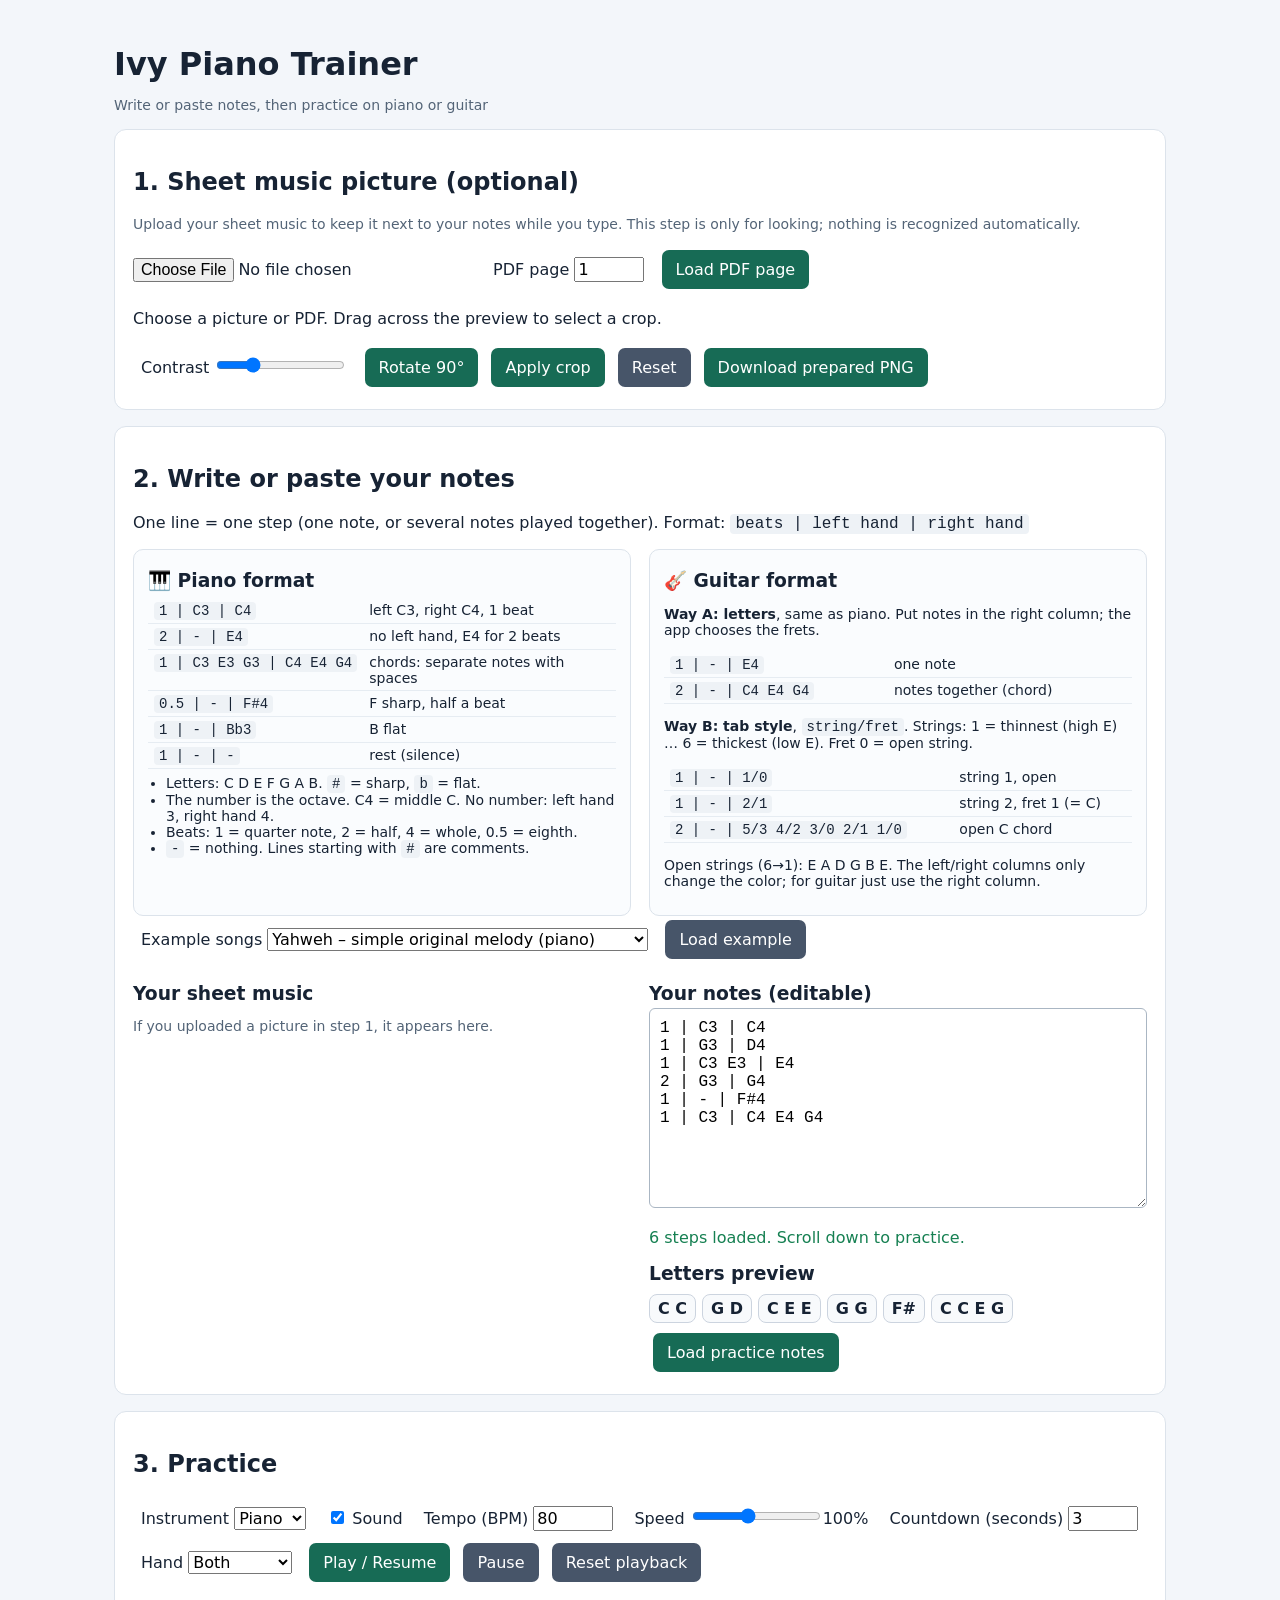
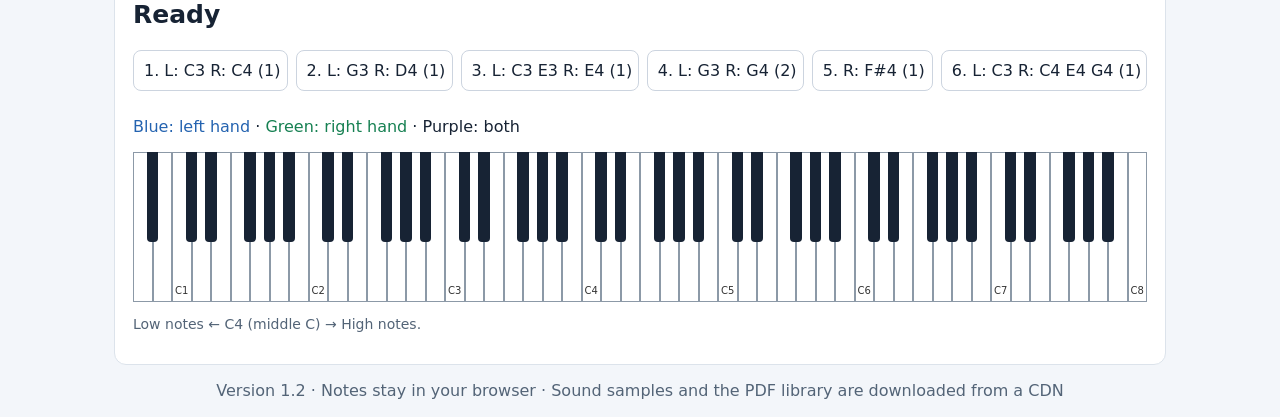
<file: index.html>
<!doctype html>
<html lang="en">
<head>
  <meta charset="utf-8">
  <meta name="viewport" content="width=device-width, initial-scale=1">
  <title>Ivy Piano Trainer</title>
  <link rel="stylesheet" href="./style.css">
</head>
<body>
<main>
<h1>Ivy Piano Trainer</h1>
<p class="muted">Write or paste notes, then practice on piano or guitar</p>

<section>
  <h2>1. Sheet music picture (optional)</h2>
  <p class="muted">Upload your sheet music to keep it next to your notes while you type. This step is only for looking; nothing is recognized automatically.</p>
  <input id="file" type="file" accept="image/*,.pdf">
  <label>PDF page <input id="page" type="number" min="1" value="1" style="width:70px"></label>
  <button id="loadPage">Load PDF page</button>
  <p id="imageStatus" role="status">Choose a picture or PDF. Drag across the preview to select a crop.</p>
  <label>Contrast <input id="contrast" type="range" min="50" max="250" value="100"></label>
  <button id="rotate">Rotate 90°</button>
  <button id="crop">Apply crop</button>
  <button id="reset" class="secondary">Reset</button>
  <button id="saveImage">Download prepared PNG</button>
  <canvas id="preview" hidden></canvas>
</section>

<section>
  <h2>2. Write or paste your notes</h2>
  <p>One line = one step (one note, or several notes played together). Format: <code>beats | left hand | right hand</code></p>

  <div class="two-col">
    <div class="card">
      <h3>🎹 Piano format</h3>
      <table>
        <tr><td><code>1 | C3 | C4</code></td><td>left C3, right C4, 1 beat</td></tr>
        <tr><td><code>2 | - | E4</code></td><td>no left hand, E4 for 2 beats</td></tr>
        <tr><td><code>1 | C3 E3 G3 | C4 E4 G4</code></td><td>chords: separate notes with spaces</td></tr>
        <tr><td><code>0.5 | - | F#4</code></td><td>F sharp, half a beat</td></tr>
        <tr><td><code>1 | - | Bb3</code></td><td>B flat</td></tr>
        <tr><td><code>1 | - | -</code></td><td>rest (silence)</td></tr>
      </table>
      <ul class="small">
        <li>Letters: C D E F G A B. <code>#</code> = sharp, <code>b</code> = flat.</li>
        <li>The number is the octave. C4 = middle C. No number: left hand 3, right hand 4.</li>
        <li>Beats: 1 = quarter note, 2 = half, 4 = whole, 0.5 = eighth.</li>
        <li><code>-</code> = nothing. Lines starting with <code>#</code> are comments.</li>
      </ul>
    </div>
    <div class="card">
      <h3>🎸 Guitar format</h3>
      <p class="small"><b>Way A: letters</b>, same as piano. Put notes in the right column; the app chooses the frets.</p>
      <table>
        <tr><td><code>1 | - | E4</code></td><td>one note</td></tr>
        <tr><td><code>2 | - | C4 E4 G4</code></td><td>notes together (chord)</td></tr>
      </table>
      <p class="small"><b>Way B: tab style</b>, <code>string/fret</code>. Strings: 1 = thinnest (high E) … 6 = thickest (low E). Fret 0 = open string.</p>
      <table>
        <tr><td><code>1 | - | 1/0</code></td><td>string 1, open</td></tr>
        <tr><td><code>1 | - | 2/1</code></td><td>string 2, fret 1 (= C)</td></tr>
        <tr><td><code>2 | - | 5/3 4/2 3/0 2/1 1/0</code></td><td>open C chord</td></tr>
      </table>
      <p class="small">Open strings (6→1): E A D G B E. The left/right columns only change the color; for guitar just use the right column.</p>
    </div>
  </div>

  <label>Example songs
    <select id="examples"></select>
  </label>
  <button id="loadExample" class="secondary">Load example</button>

  <div class="two-col">
    <div>
      <h3>Your sheet music</h3>
      <img id="refImage" alt="Your sheet music" hidden>
      <p id="refEmpty" class="muted">If you uploaded a picture in step 1, it appears here.</p>
    </div>
    <div>
      <h3>Your notes (editable)</h3>
      <textarea id="notes" spellcheck="false">1 | C3 | C4
1 | G3 | D4
1 | C3 E3 | E4
2 | G3 | G4
1 | - | F#4
1 | C3 | C4 E4 G4</textarea>
      <p id="notesStatus" role="status"></p>
      <h3>Letters preview</h3>
      <div id="letters" class="chips"></div>
      <button id="apply">Load practice notes</button>
    </div>
  </div>
</section>

<section>
  <h2>3. Practice</h2>
  <label>Instrument
    <select id="instrument">
      <option value="piano">Piano</option>
      <option value="guitar">Guitar</option>
    </select>
  </label>
  <label><input id="sound" type="checkbox" checked> Sound</label>
  <label>Tempo (BPM) <input id="bpm" type="number" min="20" max="300" value="80" style="width:80px"></label>
  <label>Speed <input id="speed" type="range" min="25" max="200" value="100"><span id="speedText">100%</span></label>
  <label>Countdown (seconds) <input id="count" type="number" min="0" max="60" value="3" style="width:70px"></label>
  <label>Hand
    <select id="hand">
      <option value="both">Both</option>
      <option value="left">Left only</option>
      <option value="right">Right only</option>
    </select>
  </label>
  <button id="play">Play / Resume</button>
  <button id="pause" class="secondary">Pause</button>
  <button id="stop" class="secondary">Reset playback</button>
  <p id="soundStatus" class="muted" role="status"></p>
  <div id="now" role="status">Ready</div>
  <div id="timeline" class="timeline"></div>
  <p><span class="left">Blue: left hand</span> · <span class="right">Green: right hand</span> · Purple: both</p>

  <div id="pianoView" class="scroll">
    <div id="keys" class="keys"></div>
    <p class="muted">Low notes ← C4 (middle C) → High notes.</p>
  </div>

  <div id="guitarView" class="scroll" hidden>
    <svg id="fretboard" role="img" aria-label="Guitar fretboard"></svg>
    <p class="muted">Standard tuning (E A D G B E), top line = high E. Numbers are frets.</p>
  </div>
</section>

<footer>Version 1.2 · Notes stay in your browser · Sound samples and the PDF library are downloaded from a CDN</footer>
</main>
<script type="module" src="./script.js"></script>
</body>
</html>
</file>
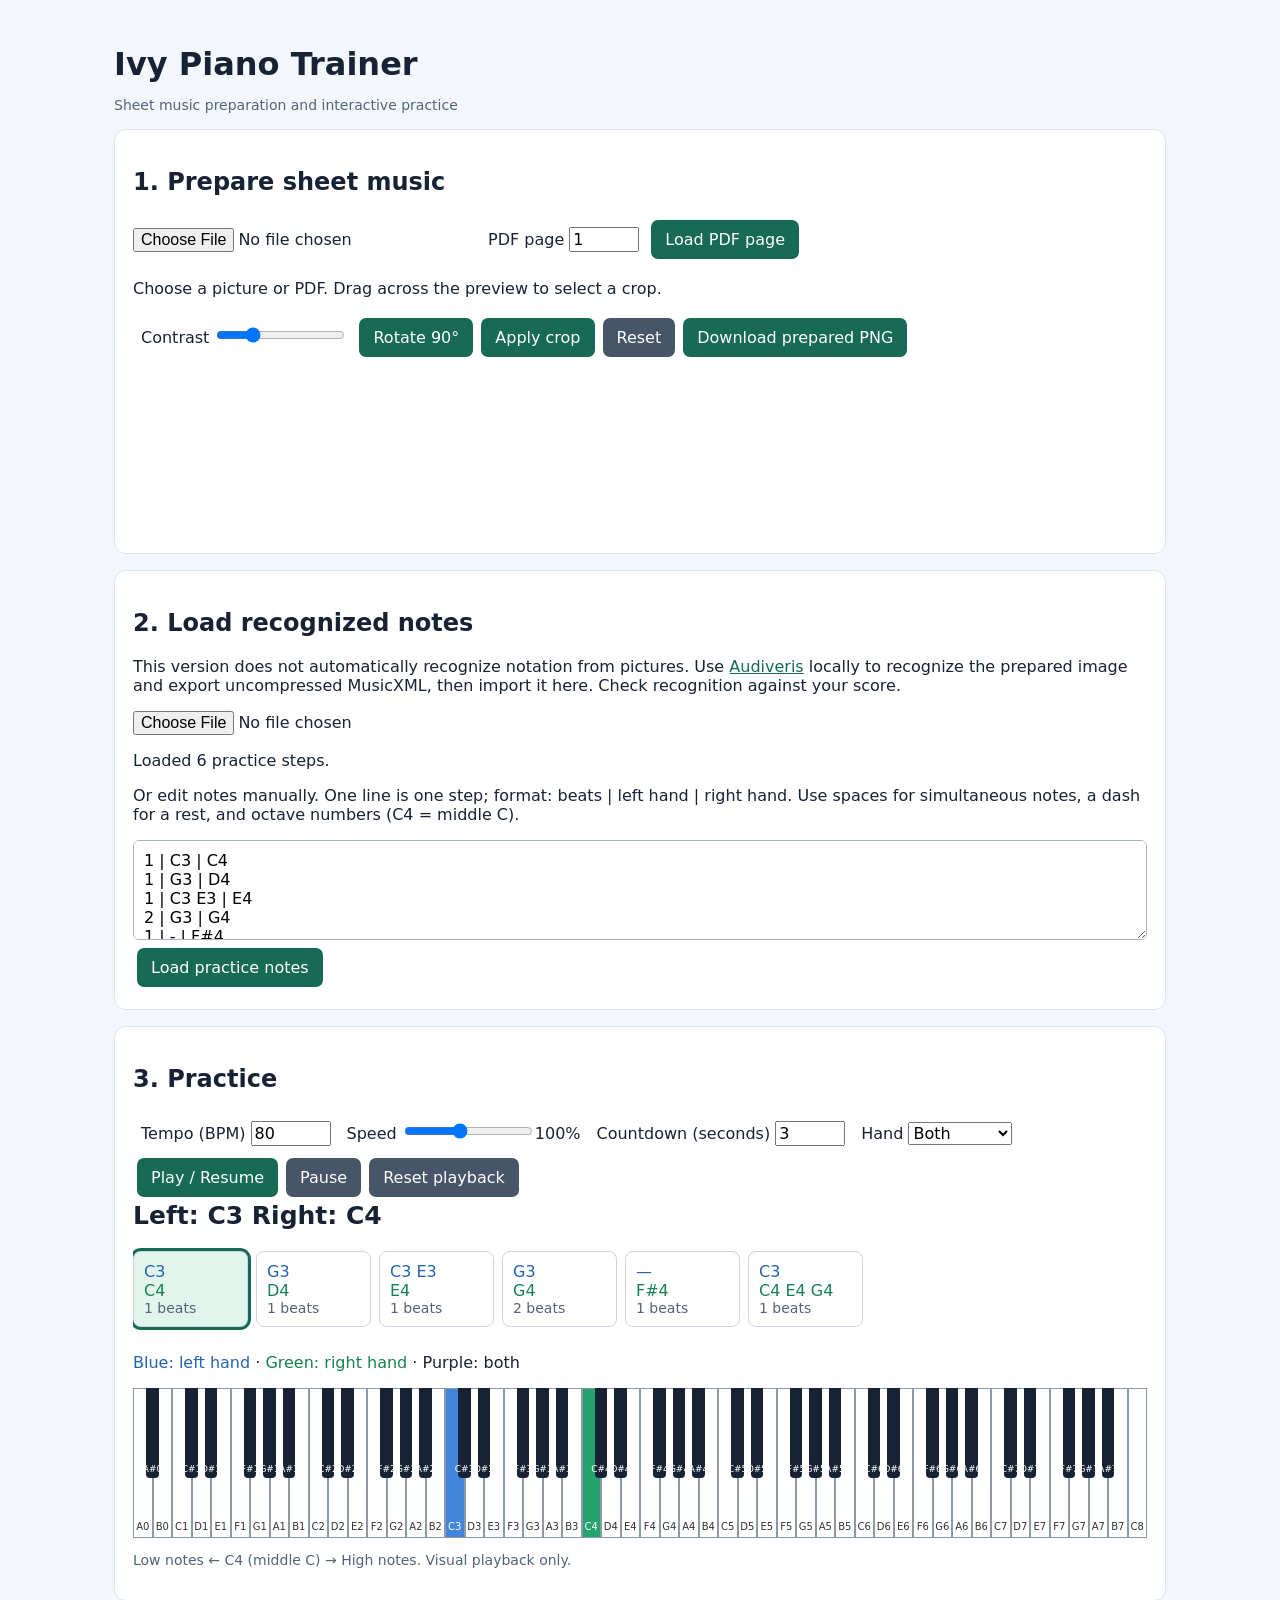
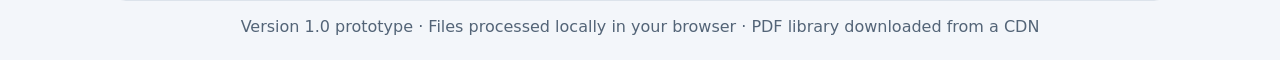
<file: all_together.html>
<!doctype html><html lang="en"><meta charset="utf-8"><meta name="viewport" content="width=device-width,initial-scale=1"><title>Ivy Piano Trainer</title><style>
*{box-sizing:border-box}body{font:16px system-ui;background:#f3f6fa;color:#172334;margin:0}main{max-width:1100px;margin:auto;padding:24px}h1{margin-bottom:4px}section{background:white;border:1px solid #dce3eb;border-radius:12px;padding:18px;margin:16px 0}button,input,textarea,select{font:inherit}button{background:#176b55;color:white;border:0;border-radius:7px;padding:10px 14px;cursor:pointer;margin:4px}button.secondary{background:#475569}label{display:inline-block;margin:8px}canvas{max-width:100%;height:auto;touch-action:none;display:block;margin:12px auto}textarea{width:100%;min-height:100px;border:1px solid #aab6c3;padding:10px;border-radius:6px}.timeline{display:flex;overflow:auto;gap:8px;padding:10px 0}.event{min-width:115px;border:1px solid #ccd4df;border-radius:8px;padding:10px;white-space:nowrap}.event.active{outline:3px solid #176b55;background:#e2f5ec}.left{color:#2463b0}.right{color:#168052}.keys{position:relative;height:150px;min-width:850px;display:flex}.white{border:1px solid #8c99a7;background:white;flex:1;position:relative;color:#333;display:flex;align-items:flex-end;justify-content:center;font-size:10px;padding-bottom:5px}.black{position:absolute;top:0;height:60%;background:#172334;color:white;border-radius:0 0 4px 4px;z-index:2;font-size:9px;display:flex;align-items:flex-end;justify-content:center;padding-bottom:4px}.keys .lh{background:#4285dc;color:white}.keys .rh{background:#24a36f;color:white}.keys .both{background:#9955bd;color:white}.scroll{overflow:auto}.muted{color:#536477;font-size:14px}footer{text-align:center;color:#536477}#now{font-size:25px;font-weight:bold;min-height:40px}a{color:#176b55}</style>
<main><h1>Ivy Piano Trainer</h1><p class="muted">Sheet music preparation and interactive practice</p><section><h2>1. Prepare sheet music</h2><input id="file" type="file" accept="image/*,.pdf"><label>PDF page <input id="page" type="number" min="1" value="1" style="width:70px"></label><button id="loadPage">Load PDF page</button><p id="imageStatus" role="status">Choose a picture or PDF. Drag across the preview to select a crop.</p><label>Contrast <input id="contrast" type="range" min="50" max="250" value="100"></label><button id="rotate">Rotate 90°</button><button id="crop">Apply crop</button><button id="reset" class="secondary">Reset</button><button id="saveImage">Download prepared PNG</button><canvas id="preview" hidden></canvas></section>
<section><h2>2. Load recognized notes</h2><p>This version does not automatically recognize notation from pictures. Use <a href="https://audiveris.github.io/audiveris/" target="_blank" rel="noopener">Audiveris</a> locally to recognize the prepared image and export uncompressed MusicXML, then import it here. Check recognition against your score.</p><input id="xml" type="file" accept=".xml,.musicxml"><p id="xmlStatus" role="status"></p><p>Or edit notes manually. One line is one step; format: beats | left hand | right hand. Use spaces for simultaneous notes, a dash for a rest, and octave numbers (C4 = middle C).</p><textarea id="notes">1 | C3 | C4
1 | G3 | D4
1 | C3 E3 | E4
2 | G3 | G4
1 | - | F#4
1 | C3 | C4 E4 G4</textarea><button id="apply">Load practice notes</button></section>
<section><h2>3. Practice</h2><label>Tempo (BPM) <input id="bpm" type="number" min="20" max="300" value="80" style="width:80px"></label><label>Speed <input id="speed" type="range" min="25" max="200" value="100"><span id="speedText">100%</span></label><label>Countdown (seconds) <input id="count" type="number" min="0" max="60" value="3" style="width:70px"></label><label>Hand <select id="hand"><option value="both">Both</option><option value="left">Left only</option><option value="right">Right only</option></select></label><button id="play">Play / Resume</button><button id="pause" class="secondary">Pause</button><button id="stop" class="secondary">Reset playback</button><div id="now" role="status">Ready</div><div id="timeline" class="timeline"></div><p><span class="left">Blue: left hand</span> · <span class="right">Green: right hand</span> · Purple: both</p><div class="scroll"><div id="keys" class="keys"></div></div><p class="muted">Low notes ← C4 (middle C) → High notes. Visual playback only.</p></section><footer>Version 1.0 prototype · Files processed locally in your browser · PDF library downloaded from a CDN</footer></main>
<script type="module">
const $=id=>document.getElementById(id);let original,base,pdf,selection,start;const cv=$('preview'),ctx=cv.getContext('2d');let rotation=0;
function clone(c){let n=document.createElement('canvas');n.width=c.width;n.height=c.height;n.getContext('2d').drawImage(c,0,0);return n}function render(){if(!base)return;cv.hidden=false;cv.width=rotation%180?base.height:base.width;cv.height=rotation%180?base.width:base.height;ctx.fillStyle='white';ctx.fillRect(0,0,cv.width,cv.height);ctx.save();ctx.translate(cv.width/2,cv.height/2);ctx.rotate(rotation*Math.PI/180);ctx.filter=`contrast(${$('contrast').value}%)`;ctx.drawImage(base,-base.width/2,-base.height/2);ctx.restore();if(selection){ctx.strokeStyle='#168052';ctx.lineWidth=3;ctx.strokeRect(...selection)}}function setImage(c){original=clone(c);base=clone(c);rotation=0;selection=null;$('contrast').value=100;render()}
async function pdfPage(){if(!pdf)return;let p=await pdf.getPage(Math.max(1,Math.min(pdf.numPages,+$('page').value||1))),v=p.getViewport({scale:2}),c=document.createElement('canvas');c.width=Math.ceil(v.width);c.height=Math.ceil(v.height);await p.render({canvasContext:c.getContext('2d'),viewport:v,background:'white'}).promise;setImage(c);$('imageStatus').textContent=`PDF has ${pdf.numPages} pages. Drag to crop.`}
$('file').onchange=async()=>{try{let f=$('file').files[0];if(!f)return;pdf=null;if(f.name.toLowerCase().endsWith('.pdf')){const lib=await import('https://cdn.jsdelivr.net/npm/pdfjs-dist@4.10.38/build/pdf.mjs');lib.GlobalWorkerOptions.workerSrc='https://cdn.jsdelivr.net/npm/pdfjs-dist@4.10.38/build/pdf.worker.mjs';pdf=await lib.getDocument({data:await f.arrayBuffer(),isEvalSupported:false}).promise;await pdfPage()}else{let im=await createImageBitmap(f),c=document.createElement('canvas'),s=Math.min(1,Math.sqrt(12000000/(im.width*im.height)));c.width=Math.max(1,Math.round(im.width*s));c.height=Math.max(1,Math.round(im.height*s));let g=c.getContext('2d');g.fillStyle='white';g.fillRect(0,0,c.width,c.height);g.drawImage(im,0,0,c.width,c.height);im.close();setImage(c);$('imageStatus').textContent='Image loaded. Drag to crop.'}}catch(e){$('imageStatus').textContent=e.message}};$('loadPage').onclick=()=>pdfPage().catch(e=>$('imageStatus').textContent=e.message);$('contrast').oninput=render;$('rotate').onclick=()=>{rotation=(rotation+90)%360;selection=null;render()};$('reset').onclick=()=>{if(original)setImage(original)};function point(e){let r=cv.getBoundingClientRect();return [Math.max(0,Math.min(cv.width,(e.clientX-r.left)*cv.width/r.width)),Math.max(0,Math.min(cv.height,(e.clientY-r.top)*cv.height/r.height))]};cv.onpointerdown=e=>{start=point(e);cv.setPointerCapture(e.pointerId)};cv.onpointermove=e=>{if(!start)return;let [x,y]=point(e);selection=[Math.min(x,start[0]),Math.min(y,start[1]),Math.abs(x-start[0]),Math.abs(y-start[1])];render()};cv.onpointerup=()=>start=null;cv.onpointercancel=()=>start=null;$('crop').onclick=()=>{if(!selection||selection[2]<2||selection[3]<2)return;let r=selection;selection=null;let contrast=$('contrast').value;$('contrast').value=100;render();let c=document.createElement('canvas');c.width=Math.round(r[2]);c.height=Math.round(r[3]);c.getContext('2d').drawImage(cv,...r,0,0,c.width,c.height);base=c;rotation=0;$('contrast').value=contrast;render()};$('saveImage').onclick=()=>{if(!base)return;let s=selection;selection=null;render();let a=document.createElement('a');a.download='prepared-score.png';a.href=cv.toDataURL();a.click();selection=s;render()};
const names=['C','C#','D','D#','E','F','F#','G','G#','A','A#','B'];function midi(n){let m=/^([A-G])([#b]?)(-?\d+)$/.exec(n);if(!m)return NaN;return (+m[3]+1)*12+names.indexOf(m[1])+(m[2]==='#'?1:m[2]==='b'?-1:0)}function name(n){return names[n%12]+(Math.floor(n/12)-1)}let map=new Map(),whites=[];for(let n=21;n<=108;n++)if(!name(n).includes('#'))whites.push(n);for(let n of whites){let k=document.createElement('div');k.className='white';k.textContent=name(n);$('keys').append(k);map.set(n,k)}for(let n=21;n<=108;n++)if(name(n).includes('#')){let k=document.createElement('div');k.className='black';k.style.width=`${100/52*.62}%`;k.style.left=`${(whites.indexOf(n-1)+1-.31)*100/52}%`;k.textContent=name(n);$('keys').append(k);map.set(n,k)}
let events=[],index=0,timer=null,running=false,remaining=0,last=0,countdown=0;function stop(){running=false;clearInterval(timer);timer=null}function show(){let e=events[index];for(let k of map.values())k.classList.remove('lh','rh','both');for(let [i,k] of [...$('timeline').children].entries())k.classList.toggle('active',i===index);if(!e)return;let l=$('hand').value==='right'?[]:e.l,r=$('hand').value==='left'?[]:e.r;for(let n of l)map.get(midi(n))?.classList.add('lh');for(let n of r){let k=map.get(midi(n));if(k)k.classList.add(k.classList.contains('lh')?'both':'rh')}$('now').textContent=`Left: ${l.join(' ')||'—'}     Right: ${r.join(' ')||'—'}`;$('timeline').children[index]?.scrollIntoView({block:'nearest',inline:'center'})}function load(){try{let next=$('notes').value.trim().split(/\n/).filter(x=>x.trim()).map(line=>{let [b,l,r,...extra]=line.split('|');let parse=s=>s.trim().split(/\s+/).filter(x=>x!=='-');if(!l||!r||extra.length||!(+b>0))throw Error('Invalid line: '+line);let e={b:+b,l:parse(l),r:parse(r)};if([...e.l,...e.r].some(n=>!Number.isFinite(midi(n))||midi(n)<21||midi(n)>108))throw Error('Invalid piano note: '+line);return e});if(!next.length)throw Error('No notes');stop();events=next;index=0;remaining=events[0].b;countdown=0;$('timeline').replaceChildren();for(let e of events){let d=document.createElement('div');d.className='event';for(let [cls,t] of [['left',e.l.join(' ')||'—'],['right',e.r.join(' ')||'—'],['muted',e.b+' beats']]){let p=document.createElement('div');p.className=cls;p.textContent=t;d.append(p)}$('timeline').append(d)}show();$('xmlStatus').textContent='Loaded '+events.length+' practice steps.'}catch(e){$('xmlStatus').textContent=e.message}}$('apply').onclick=load;$('speed').oninput=()=>$('speedText').textContent=$('speed').value+'%';$('hand').onchange=show;$('play').onclick=()=>{if(running||!events.length)return;if(index>=events.length){index=0;remaining=events[0].b}if(index===0&&remaining===events[0].b&&countdown===0)countdown=Math.max(0,Math.min(60,+$('count').value||0));running=true;last=performance.now();timer=setInterval(()=>{let t=performance.now(),dt=(t-last)/1000;last=t;if(countdown>0){countdown=Math.max(0,countdown-dt);$('now').textContent=countdown?'Starting in '+Math.ceil(countdown):'Go!';if(!countdown)show();return}remaining-=dt*Math.max(20,Math.min(300,+$('bpm').value||80))/60*(+$('speed').value/100);while(remaining<=0){index++;if(index>=events.length){stop();$('now').textContent='Finished';for(let k of map.values())k.classList.remove('lh','rh','both');return}remaining+=events[index].b;show()}},30)};$('pause').onclick=()=>{stop();$('now').textContent='Paused';};$('stop').onclick=()=>{stop();index=0;remaining=events[0]?.b||0;countdown=0;show()};
$('xml').onchange=async()=>{try{let f=$('xml').files[0];if(!f)return;let doc=new DOMParser().parseFromString(await f.text(),'application/xml');if(doc.querySelector('parsererror')||doc.documentElement.localName!=='score-partwise')throw Error('Use uncompressed score-partwise MusicXML.');let parts=[...doc.querySelectorAll('score-partwise > part')];if(!parts.length||parts.length>2)throw Error('Only one piano part or two hand parts supported.');let spans=[],end=0;for(let [pi,part] of parts.entries()){let div=1,clock=0;for(let measure of part.querySelectorAll(':scope > measure')){let pos=clock,max=clock,prev=clock;for(let el of measure.children){let tag=el.localName,val=(s)=>el.querySelector(s)?.textContent;if(tag==='attributes'){if(val('divisions'))div=+val('divisions');if(!(div>0))throw Error('Invalid divisions')}else if(tag==='backup'||tag==='forward'){pos+=(tag==='backup'?-1:1)*(+val('duration')/div);max=Math.max(max,pos)}else if(tag==='note'){if(el.querySelector('grace'))continue;let dur=+val('duration')/div;if(!(dur>0))continue;let chord=!!el.querySelector('chord'),at=chord?prev:pos;if(!chord){prev=pos;pos+=dur}max=Math.max(max,at+dur,pos);if(el.querySelector('pitch')){let n=val('pitch > step')+(+ (val('pitch > alter')||0)===1?'#':+(val('pitch > alter')||0)===-1?'b':'')+val('pitch > octave');let alt=+(val('pitch > alter')||0);if(Math.abs(alt)>1)throw Error('Double accidentals not supported');spans.push({at,to:at+dur,n,hand:parts.length===2?(pi===0?'r':'l'):(val('staff')==='2'?'l':'r')})}}}clock=max}end=Math.max(end,clock)}const times=[...new Set([0,end,...spans.flatMap(s=>[s.at,s.to])].map(n=>Math.round(n*1e6)/1e6))].sort((a,b)=>a-b);$('notes').value=times.slice(0,-1).map((t,i)=>{let active=h=>[...new Set(spans.filter(s=>s.hand===h&&s.at<=t+1e-7&&s.to>t+1e-7).map(s=>s.n))].join(' ')||'-';return `${+(times[i+1]-t).toFixed(6)} | ${active('l')} | ${active('r')}`}).join('\n');load()}catch(e){$('xmlStatus').textContent=e.message}};load();
</script></html>
</file>
<file: style.css>
* { box-sizing: border-box }
[hidden] { display: none !important }
body { font: 16px system-ui; background: #f3f6fa; color: #172334; margin: 0 }
main { max-width: 1100px; margin: auto; padding: 24px }
h1 { margin-bottom: 4px }
h3 { margin: 8px 0 4px }
section { background: white; border: 1px solid #dce3eb; border-radius: 12px; padding: 18px; margin: 16px 0 }
button, input, textarea, select { font: inherit }
button { background: #176b55; color: white; border: 0; border-radius: 7px; padding: 10px 14px; cursor: pointer; margin: 4px }
button.secondary { background: #475569 }
label { display: inline-block; margin: 8px }
canvas { max-width: 100%; height: auto; touch-action: none; display: block; margin: 12px auto; cursor: crosshair }
textarea { width: 100%; min-height: 200px; border: 1px solid #aab6c3; padding: 10px; border-radius: 6px; font-family: ui-monospace, Consolas, monospace }
code { background: #eef2f6; padding: 1px 5px; border-radius: 4px; white-space: nowrap }

.two-col { display: grid; grid-template-columns: 1fr 1fr; gap: 18px; margin-top: 12px }
@media (max-width: 800px) { .two-col { grid-template-columns: 1fr } }
.card { border: 1px solid #dce3eb; border-radius: 10px; padding: 12px 14px; background: #fafcfe }
.card table { border-collapse: collapse; width: 100%; margin: 6px 0 }
.card td { padding: 4px 6px; border-bottom: 1px solid #e6ecf2; vertical-align: top; font-size: 14px }
.small, .card li { font-size: 14px }
.card ul { padding-left: 18px; margin: 6px 0 }
#refImage { max-width: 100%; border: 1px solid #ccd4df; border-radius: 8px; background: #fff }

.chips { display: flex; flex-wrap: wrap; gap: 6px; padding: 6px 0; max-height: 170px; overflow: auto }
.chip { border: 1px solid #ccd4df; border-radius: 8px; padding: 4px 8px; font-weight: 600; background: #f8fafc }
.chip.active { outline: 3px solid #176b55; background: #e2f5ec }
.ok { color: #168052 }
.err { color: #b3261e; white-space: pre-line }

.timeline { display: flex; overflow: auto; gap: 8px; padding: 10px 0 }
.event { min-width: 115px; border: 1px solid #ccd4df; border-radius: 8px; padding: 10px; white-space: nowrap }
.event.active { outline: 3px solid #176b55; background: #e2f5ec }
.left { color: #2463b0 }
.right { color: #168052 }

.keys { position: relative; height: 150px; min-width: 850px; display: flex }
.white { border: 1px solid #8c99a7; background: white; flex: 1; position: relative; color: #333; display: flex; align-items: flex-end; justify-content: center; font-size: 10px; padding-bottom: 5px }
.black { position: absolute; top: 0; height: 60%; background: #172334; color: white; border-radius: 0 0 4px 4px; z-index: 2; font-size: 9px; display: flex; align-items: flex-end; justify-content: center; padding-bottom: 4px }
.keys .lh { background: #4285dc; color: white }
.keys .rh { background: #24a36f; color: white }
.keys .both { background: #9955bd; color: white }

#fretboard { width: 100%; min-width: 850px; height: auto; display: block }
.scroll { overflow: auto }
.muted { color: #536477; font-size: 14px }
footer { text-align: center; color: #536477 }
#now { font-size: 25px; font-weight: bold; min-height: 40px }
a { color: #176b55 }
</file>
